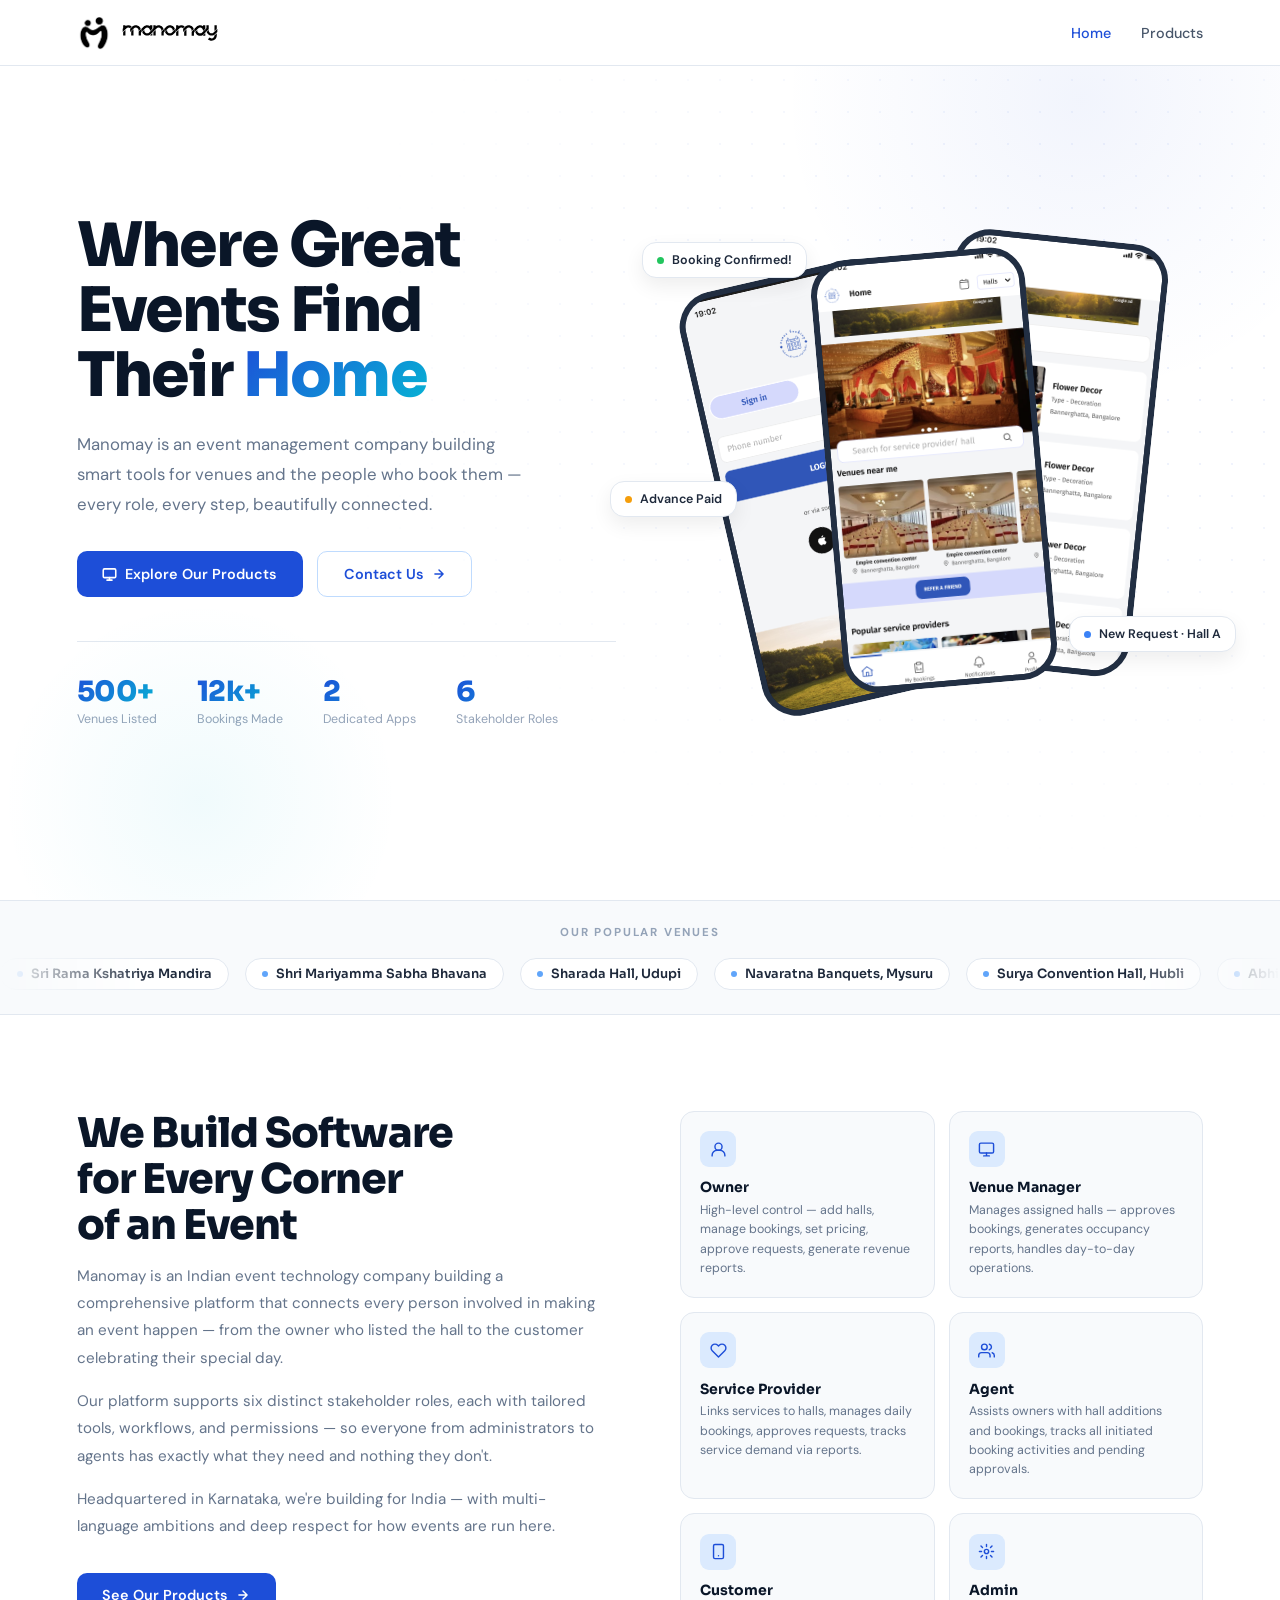
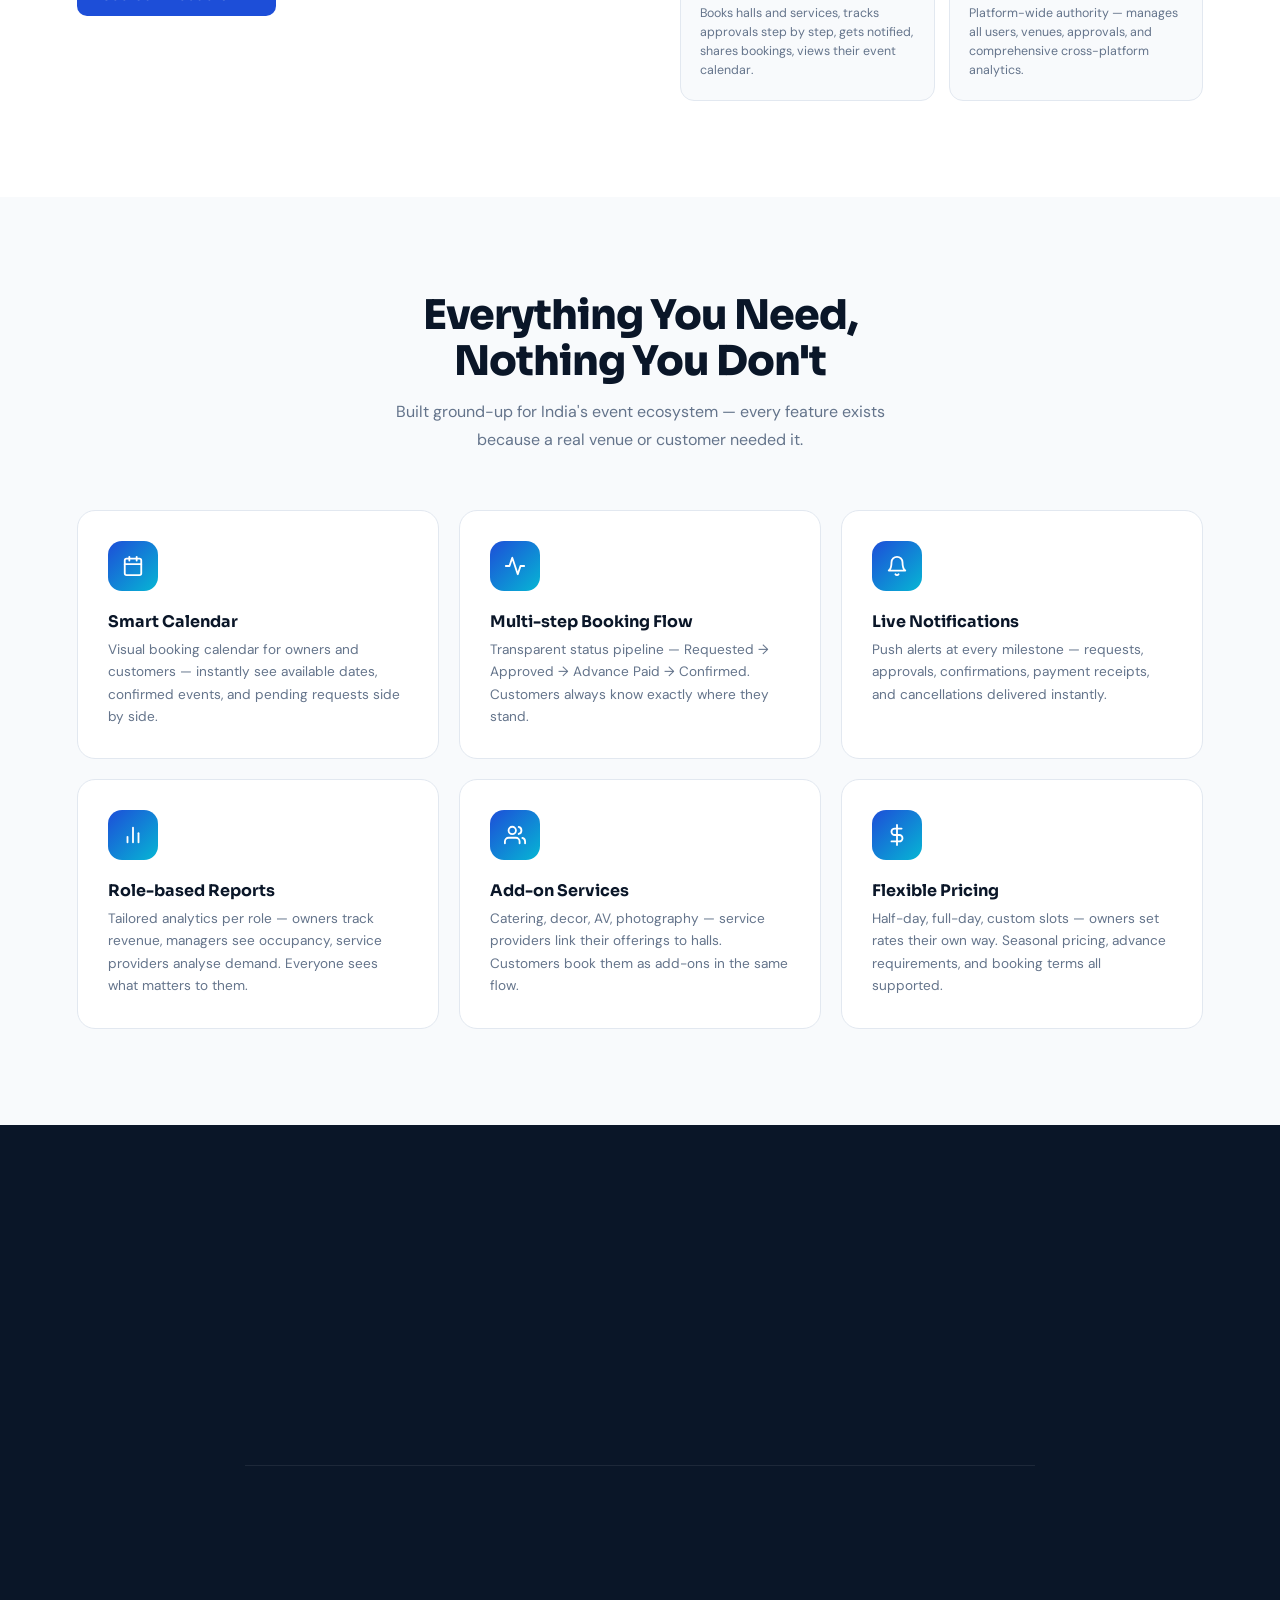
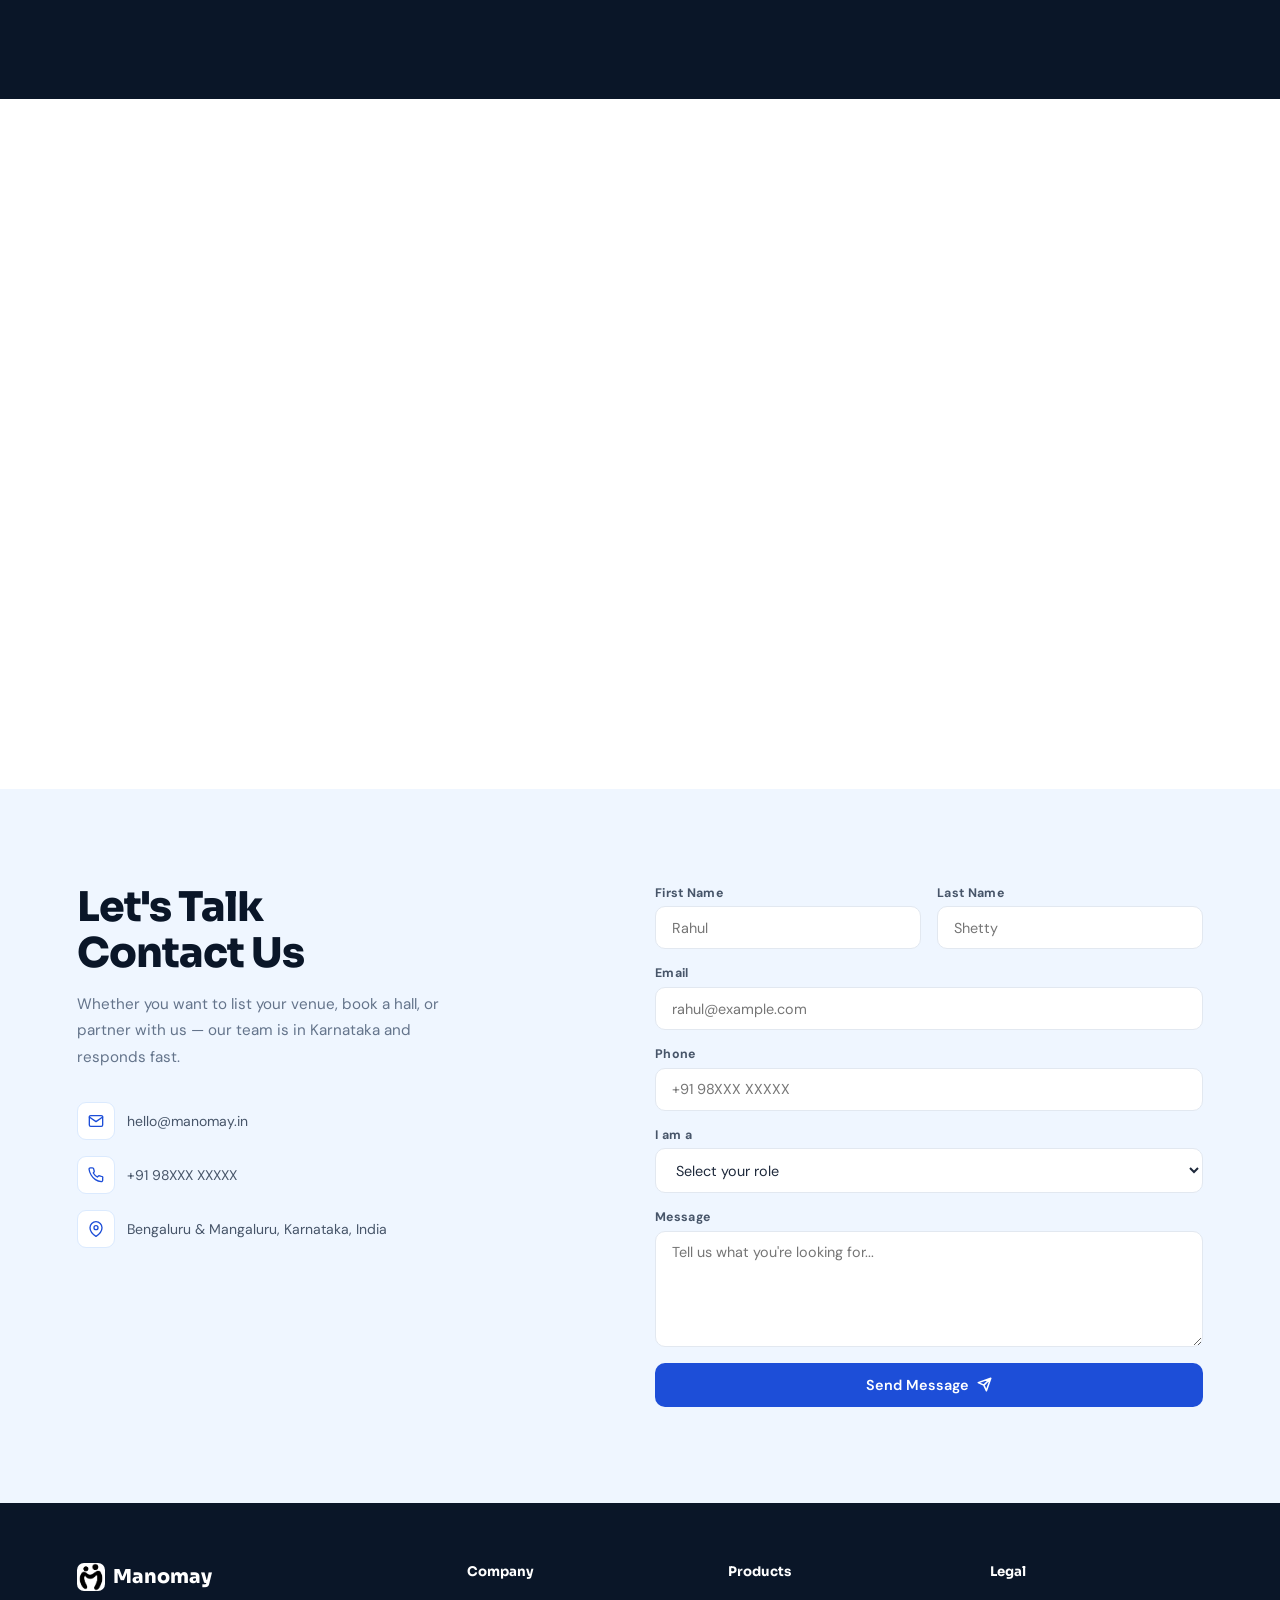
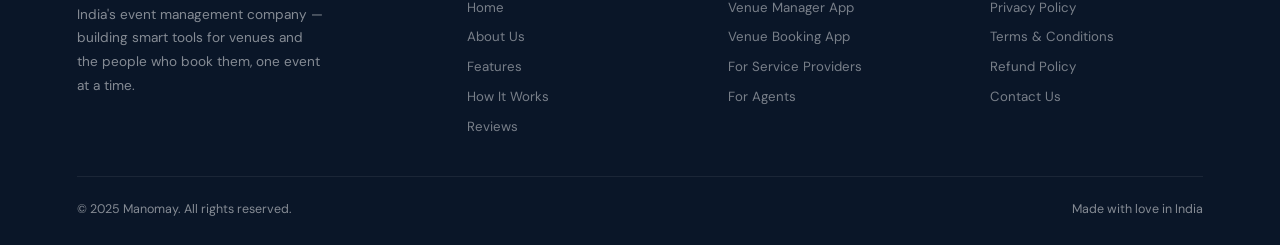
<file: index.html>
<!DOCTYPE html>
<html lang="en">
<head>
  <meta charset="UTF-8" />
  <meta name="viewport" content="width=device-width, initial-scale=1.0" />
  <title>Manomay — Where Events Come to Life</title>
  <link rel="preconnect" href="https://fonts.googleapis.com" />
  <link rel="preconnect" href="https://fonts.gstatic.com" crossorigin />
  <link href="https://fonts.googleapis.com/css2?family=Sora:wght@300;400;500;600;700;800&family=DM+Sans:ital,opsz,wght@0,9..40,300;0,9..40,400;0,9..40,500;1,9..40,300&display=swap" rel="stylesheet" />
  <link rel="stylesheet" href="styles.css" />
</head>
<body>

  <!-- ===== NAVBAR ===== -->
  <nav id="mainNav">
    <a href="index.html" class="nav-brand">
      <div class="logo-mark">
        <img src="images/Manomay-Image_Based_%20Logo.jpg" alt="Manomay Logo" />
      </div>
      <div class="logo-mark-image">
        <img src="images/Manomay-Text_Based_%20Logo.svg" alt="Manomay Logo" />
      </div>
    </a>
    <ul class="nav-links">
      <li><a href="index.html" class="active">Home</a></li>
      <li><a href="products.html">Products</a></li>
    </ul>
  </nav>


  <!-- ===== HERO ===== -->
  <section id="home">
    <div class="hero-blob hero-blob-1"></div>
    <div class="hero-blob hero-blob-2"></div>

    <div class="hero-content">
      <h1>
        Where Great<br>
        Events Find<br>
        Their <span class="grad-text">Home</span>
      </h1>

      <p>Manomay is an event management company building smart tools for venues and the people who book them — every role, every step, beautifully connected.</p>

      <div class="hero-btns">
        <a href="products.html" class="btn-primary">
          <svg viewBox="0 0 24 24" fill="none" stroke="currentColor" stroke-width="2.5" stroke-linecap="round" stroke-linejoin="round" style="width:15px;height:15px"><rect x="2" y="3" width="20" height="14" rx="2"/><path d="M8 21h8M12 17v4"/></svg>
          Explore Our Products
        </a>
        <a href="#contact" class="btn-outline">
          Contact Us
          <svg viewBox="0 0 24 24" fill="none" stroke="currentColor" stroke-width="2.5" stroke-linecap="round" stroke-linejoin="round" style="width:14px;height:14px"><path d="M5 12h14M12 5l7 7-7 7"/></svg>
        </a>
      </div>

      <div class="hero-stats">
        <div>
          <span class="stat-num">500+</span>
          <span class="stat-label">Venues Listed</span>
        </div>
        <div>
          <span class="stat-num">12k+</span>
          <span class="stat-label">Bookings Made</span>
        </div>
        <div>
          <span class="stat-num">2</span>
          <span class="stat-label">Dedicated Apps</span>
        </div>
        <div>
          <span class="stat-num">6</span>
          <span class="stat-label">Stakeholder Roles</span>
        </div>
      </div>
    </div>

    <!-- Phone cluster -->
    <div class="hero-phones">
      <div class="fbubble fb1">
        <span class="fb-dot" style="background:#22c55e"></span>
        Booking Confirmed!
      </div>
      <div class="fbubble fb2">
        <span class="fb-dot" style="background:#3b82f6"></span>
        New Request · Hall A
      </div>
      <div class="fbubble fb3">
        <span class="fb-dot" style="background:#f59e0b"></span>
        Advance Paid
      </div>

      <!-- PHONE LEFT (back) -->
      <div class="phone phone-l">
        <img src="images/sign in page.png" class="phone-screen" alt="Sign In Screen" />
      </div>

      <!-- PHONE CENTRE (front) -->
      <div class="phone phone-c">
        <img src="images/home page.png" class="phone-screen" alt="Home Screen" />
      </div>

      <!-- PHONE RIGHT -->
      <div class="phone phone-r">
        <img src="images/decor app page .png" class="phone-screen" alt="Decor App Screen" />
      </div>
    </div>
  </section>


  <!-- ===== MARQUEE / LOGO STRIP ===== -->
  <div class="marquee-section">
    <p class="marquee-label">Our popular venues</p>
    <div class="marquee-track">
      <div class="marquee-inner">
        <!-- Set 1 -->
        <span class="venue-pill"><span class="vp-dot"></span>Sri Rama Kshatriya Mandira</span>
        <span class="venue-pill"><span class="vp-dot"></span>Shri Mariyamma Sabha Bhavana</span>
        <span class="venue-pill"><span class="vp-dot"></span>Sharada Hall, Udupi</span>
        <span class="venue-pill"><span class="vp-dot"></span>Navaratna Banquets, Mysuru</span>
        <span class="venue-pill"><span class="vp-dot"></span>Surya Convention Hall, Hubli</span>
        <span class="venue-pill"><span class="vp-dot"></span>Abhiram Gardens, Dharwad</span>
        <span class="venue-pill"><span class="vp-dot"></span>Prestige Banquets, Bengaluru</span>
        <span class="venue-pill"><span class="vp-dot"></span>Karavali Kalyana Mantap, Udupi</span>
        <span class="venue-pill"><span class="vp-dot"></span>Sapphire Hall, Manipal</span>
        <span class="venue-pill"><span class="vp-dot"></span>Nandana Party Hall, Mysuru</span>
        <!-- Set 2 — duplicate for seamless loop -->
        <span class="venue-pill"><span class="vp-dot"></span>Sri Rama Kshatriya Mandira</span>
        <span class="venue-pill"><span class="vp-dot"></span>Shri Mariyamma Sabha Bhavana</span>
        <span class="venue-pill"><span class="vp-dot"></span>Sharada Hall, Udupi</span>
        <span class="venue-pill"><span class="vp-dot"></span>Navaratna Banquets, Mysuru</span>
        <span class="venue-pill"><span class="vp-dot"></span>Surya Convention Hall, Hubli</span>
        <span class="venue-pill"><span class="vp-dot"></span>Abhiram Gardens, Dharwad</span>
        <span class="venue-pill"><span class="vp-dot"></span>Prestige Banquets, Bengaluru</span>
        <span class="venue-pill"><span class="vp-dot"></span>Karavali Kalyana Mantap, Udupi</span>
        <span class="venue-pill"><span class="vp-dot"></span>Sapphire Hall, Manipal</span>
        <span class="venue-pill"><span class="vp-dot"></span>Nandana Party Hall, Mysuru</span>
      </div>
    </div>
  </div>


  <!-- ===== ABOUT ===== -->
  <section id="about">
    <div class="about-grid">
      <div class="fade-up">
        <h2 class="section-title">We Build Software<br>for Every Corner<br>of an Event</h2>
        <p style="color:var(--gray-500);line-height:1.8;margin-bottom:1rem;font-size:0.95rem;">Manomay is an Indian event technology company building a comprehensive platform that connects every person involved in making an event happen — from the owner who listed the hall to the customer celebrating their special day.</p>
        <p style="color:var(--gray-500);line-height:1.8;margin-bottom:1rem;font-size:0.95rem;">Our platform supports six distinct stakeholder roles, each with tailored tools, workflows, and permissions — so everyone from administrators to agents has exactly what they need and nothing they don't.</p>
        <p style="color:var(--gray-500);line-height:1.8;margin-bottom:2rem;font-size:0.95rem;">Headquartered in Karnataka, we're building for India — with multi-language ambitions and deep respect for how events are run here.</p>
        <a href="products.html" class="btn-primary">
          See Our Products
          <svg viewBox="0 0 24 24" fill="none" stroke="currentColor" stroke-width="2.5" stroke-linecap="round" stroke-linejoin="round" style="width:14px;height:14px"><path d="M5 12h14M12 5l7 7-7 7"/></svg>
        </a>
      </div>

      <div class="roles-grid">
        <div class="role-card fade-up" data-d="1">
          <div class="role-icon">
            <svg viewBox="0 0 24 24" fill="none" stroke="currentColor" stroke-width="2" stroke-linecap="round" stroke-linejoin="round"><circle cx="12" cy="8" r="5"/><path d="M3 21v-1a7 7 0 0 1 7-7h4a7 7 0 0 1 7 7v1"/></svg>
          </div>
          <h4>Owner</h4>
          <p>High-level control — add halls, manage bookings, set pricing, approve requests, generate revenue reports.</p>
        </div>
        <div class="role-card fade-up" data-d="2">
          <div class="role-icon">
            <svg viewBox="0 0 24 24" fill="none" stroke="currentColor" stroke-width="2" stroke-linecap="round" stroke-linejoin="round"><rect x="2" y="3" width="20" height="14" rx="2"/><path d="M8 21h8M12 17v4"/></svg>
          </div>
          <h4>Venue Manager</h4>
          <p>Manages assigned halls — approves bookings, generates occupancy reports, handles day-to-day operations.</p>
        </div>
        <div class="role-card fade-up" data-d="3">
          <div class="role-icon">
            <svg viewBox="0 0 24 24" fill="none" stroke="currentColor" stroke-width="2" stroke-linecap="round" stroke-linejoin="round"><path d="M20.84 4.61a5.5 5.5 0 0 0-7.78 0L12 5.67l-1.06-1.06a5.5 5.5 0 0 0-7.78 7.78l1.06 1.06L12 21.23l7.78-7.78 1.06-1.06a5.5 5.5 0 0 0 0-7.78z"/></svg>
          </div>
          <h4>Service Provider</h4>
          <p>Links services to halls, manages daily bookings, approves requests, tracks service demand via reports.</p>
        </div>
        <div class="role-card fade-up" data-d="4">
          <div class="role-icon">
            <svg viewBox="0 0 24 24" fill="none" stroke="currentColor" stroke-width="2" stroke-linecap="round" stroke-linejoin="round"><path d="M17 21v-2a4 4 0 0 0-4-4H5a4 4 0 0 0-4 4v2"/><circle cx="9" cy="7" r="4"/><path d="M23 21v-2a4 4 0 0 0-3-3.87M16 3.13a4 4 0 0 1 0 7.75"/></svg>
          </div>
          <h4>Agent</h4>
          <p>Assists owners with hall additions and bookings, tracks all initiated booking activities and pending approvals.</p>
        </div>
        <div class="role-card fade-up" data-d="5">
          <div class="role-icon">
            <svg viewBox="0 0 24 24" fill="none" stroke="currentColor" stroke-width="2" stroke-linecap="round" stroke-linejoin="round"><rect x="5" y="2" width="14" height="20" rx="2"/><line x1="12" y1="18" x2="12.01" y2="18"/></svg>
          </div>
          <h4>Customer</h4>
          <p>Books halls and services, tracks approvals step by step, gets notified, shares bookings, views their event calendar.</p>
        </div>
        <div class="role-card fade-up" data-d="6">
          <div class="role-icon">
            <svg viewBox="0 0 24 24" fill="none" stroke="currentColor" stroke-width="2" stroke-linecap="round" stroke-linejoin="round"><circle cx="12" cy="12" r="3"/><path d="M12 2v3M12 19v3M4.22 4.22l2.12 2.12M17.66 17.66l2.12 2.12M2 12h3M19 12h3M4.22 19.78l2.12-2.12M17.66 6.34l2.12-2.12"/></svg>
          </div>
          <h4>Admin</h4>
          <p>Platform-wide authority — manages all users, venues, approvals, and comprehensive cross-platform analytics.</p>
        </div>
      </div>
    </div>
  </section>


  <!-- ===== FEATURES ===== -->
  <section id="features">
    <div class="section-head c fade-up">
      <h2 class="section-title">Everything You Need,<br>Nothing You Don't</h2>
      <p class="section-sub">Built ground-up for India's event ecosystem — every feature exists because a real venue or customer needed it.</p>
    </div>

    <div class="features-grid">
      <div class="feat-card fade-up" data-d="1">
        <div class="feat-icon">
          <svg viewBox="0 0 24 24" fill="none" stroke="currentColor" stroke-width="2" stroke-linecap="round" stroke-linejoin="round"><rect x="3" y="4" width="18" height="18" rx="2"/><line x1="16" y1="2" x2="16" y2="6"/><line x1="8" y1="2" x2="8" y2="6"/><line x1="3" y1="10" x2="21" y2="10"/></svg>
        </div>
        <h3>Smart Calendar</h3>
        <p>Visual booking calendar for owners and customers — instantly see available dates, confirmed events, and pending requests side by side.</p>
      </div>
      <div class="feat-card fade-up" data-d="2">
        <div class="feat-icon">
          <svg viewBox="0 0 24 24" fill="none" stroke="currentColor" stroke-width="2" stroke-linecap="round" stroke-linejoin="round"><polyline points="22 12 18 12 15 21 9 3 6 12 2 12"/></svg>
        </div>
        <h3>Multi-step Booking Flow</h3>
        <p>Transparent status pipeline — Requested → Approved → Advance Paid → Confirmed. Customers always know exactly where they stand.</p>
      </div>
      <div class="feat-card fade-up" data-d="3">
        <div class="feat-icon">
          <svg viewBox="0 0 24 24" fill="none" stroke="currentColor" stroke-width="2" stroke-linecap="round" stroke-linejoin="round"><path d="M18 8A6 6 0 0 0 6 8c0 7-3 9-3 9h18s-3-2-3-9"/><path d="M13.73 21a2 2 0 0 1-3.46 0"/></svg>
        </div>
        <h3>Live Notifications</h3>
        <p>Push alerts at every milestone — requests, approvals, confirmations, payment receipts, and cancellations delivered instantly.</p>
      </div>
      <div class="feat-card fade-up" data-d="4">
        <div class="feat-icon">
          <svg viewBox="0 0 24 24" fill="none" stroke="currentColor" stroke-width="2" stroke-linecap="round" stroke-linejoin="round"><line x1="18" y1="20" x2="18" y2="10"/><line x1="12" y1="20" x2="12" y2="4"/><line x1="6" y1="20" x2="6" y2="14"/></svg>
        </div>
        <h3>Role-based Reports</h3>
        <p>Tailored analytics per role — owners track revenue, managers see occupancy, service providers analyse demand. Everyone sees what matters to them.</p>
      </div>
      <div class="feat-card fade-up" data-d="5">
        <div class="feat-icon">
          <svg viewBox="0 0 24 24" fill="none" stroke="currentColor" stroke-width="2" stroke-linecap="round" stroke-linejoin="round"><path d="M17 21v-2a4 4 0 0 0-4-4H5a4 4 0 0 0-4 4v2"/><circle cx="9" cy="7" r="4"/><path d="M23 21v-2a4 4 0 0 0-3-3.87M16 3.13a4 4 0 0 1 0 7.75"/></svg>
        </div>
        <h3>Add-on Services</h3>
        <p>Catering, decor, AV, photography — service providers link their offerings to halls. Customers book them as add-ons in the same flow.</p>
      </div>
      <div class="feat-card fade-up" data-d="6">
        <div class="feat-icon">
          <svg viewBox="0 0 24 24" fill="none" stroke="currentColor" stroke-width="2" stroke-linecap="round" stroke-linejoin="round"><line x1="12" y1="1" x2="12" y2="23"/><path d="M17 5H9.5a3.5 3.5 0 0 0 0 7h5a3.5 3.5 0 0 1 0 7H6"/></svg>
        </div>
        <h3>Flexible Pricing</h3>
        <p>Half-day, full-day, custom slots — owners set rates their own way. Seasonal pricing, advance requirements, and booking terms all supported.</p>
      </div>
    </div>
  </section>


  <!-- ===== HOW IT WORKS ===== -->
  <section id="how">
    <div class="section-head c fade-up">
      <h2 class="section-title">From Browse<br>to <span class="grad-text">Big Day</span></h2>
      <p class="section-sub" style="color:rgba(255,255,255,0.45);">The Manomay booking flow is simple, transparent, and built around your confidence at every step.</p>
    </div>

    <div class="steps-track">
      <div class="step fade-up" data-d="1">
        <div class="step-num">1</div>
        <h4>Discover Venues</h4>
        <p>Browse halls nearby, filter by city, capacity, date, and budget. See real photos, timings, and available services.</p>
      </div>
      <div class="step fade-up" data-d="2">
        <div class="step-num">2</div>
        <h4>Send a Request</h4>
        <p>Submit a booking request for your chosen date and slot. Add services if you need them. The owner reviews it.</p>
      </div>
      <div class="step fade-up" data-d="3">
        <div class="step-num">3</div>
        <h4>Get Approved</h4>
        <p>You get notified the moment you're approved. Pay the advance to lock your booking and move to confirmed.</p>
      </div>
      <div class="step fade-up" data-d="4">
        <div class="step-num">4</div>
        <h4>Celebrate!</h4>
        <p>Your event is locked in. Get reminders, share details with guests, and walk into your event stress-free.</p>
      </div>
    </div>
  </section>


  <!-- ===== REVIEWS ===== -->
  <section id="reviews">
    <div class="section-head c fade-up">
      <h2 class="section-title">Loved by Venues<br>Across Karnataka</h2>
      <p class="section-sub">Real feedback from the owners, managers, and customers who use Manomay every day.</p>
    </div>

    <div class="reviews-grid">
      <div class="review-card fade-up" data-d="1">
        <div class="stars">★★★★★</div>
        <p class="review-text">"Managing three halls used to mean endless WhatsApp threads and missed messages. Manomay centralised everything — approvals, payments, reports. My managers are finally relieved."</p>
        <div class="reviewer">
          <div class="r-avatar">RS</div>
          <div>
            <div class="r-name">Raghavendra Shetty</div>
            <div class="r-role">Hall Owner, Mangaluru</div>
          </div>
        </div>
      </div>
      <div class="review-card fade-up" data-d="2">
        <div class="stars">★★★★★</div>
        <p class="review-text">"I booked a wedding hall for my daughter in under 10 minutes. The step-by-step notifications gave me full confidence — I always knew exactly where the booking stood."</p>
        <div class="reviewer">
          <div class="r-avatar">PM</div>
          <div>
            <div class="r-name">Padmavathi Menon</div>
            <div class="r-role">Customer, Bengaluru</div>
          </div>
        </div>
      </div>
      <div class="review-card fade-up" data-d="3">
        <div class="stars">★★★★☆</div>
        <p class="review-text">"Being linked to multiple halls and managing our catering bookings from a single dashboard has genuinely doubled our efficiency. The reports alone are worth it."</p>
        <div class="reviewer">
          <div class="r-avatar">AK</div>
          <div>
            <div class="r-name">Ashwin Kumar</div>
            <div class="r-role">Catering Provider, Udupi</div>
          </div>
        </div>
      </div>
    </div>
  </section>


  <!-- ===== CONTACT ===== -->
  <section id="contact">
    <div class="contact-grid">
      <div class="fade-up">
        <h2 class="section-title">Let's Talk<br>Contact Us</h2>
        <p style="font-size:0.95rem;color:var(--gray-500);line-height:1.75;margin-bottom:2rem;max-width:380px;">Whether you want to list your venue, book a hall, or partner with us — our team is in Karnataka and responds fast.</p>

        <div class="cd-item">
          <div class="cd-icon">
            <svg viewBox="0 0 24 24" fill="none" stroke="currentColor" stroke-width="2" stroke-linecap="round" stroke-linejoin="round"><path d="M4 4h16c1.1 0 2 .9 2 2v12c0 1.1-.9 2-2 2H4c-1.1 0-2-.9-2-2V6c0-1.1.9-2 2-2z"/><polyline points="22,6 12,13 2,6"/></svg>
          </div>
          <span>hello@manomay.in</span>
        </div>
        <div class="cd-item">
          <div class="cd-icon">
            <svg viewBox="0 0 24 24" fill="none" stroke="currentColor" stroke-width="2" stroke-linecap="round" stroke-linejoin="round"><path d="M22 16.92v3a2 2 0 0 1-2.18 2 19.79 19.79 0 0 1-8.63-3.07A19.5 19.5 0 0 1 4.69 12 19.79 19.79 0 0 1 1.6 3.4 2 2 0 0 1 3.54 1.22h3a2 2 0 0 1 2 1.72c.127.96.361 1.903.7 2.81a2 2 0 0 1-.45 2.11L7.91 8.96a16 16 0 0 0 6.07 6.07l1.27-1.27a2 2 0 0 1 2.11-.45c.907.339 1.85.573 2.81.7A2 2 0 0 1 22 16.92z"/></svg>
          </div>
          <span>+91 98XXX XXXXX</span>
        </div>
        <div class="cd-item">
          <div class="cd-icon">
            <svg viewBox="0 0 24 24" fill="none" stroke="currentColor" stroke-width="2" stroke-linecap="round" stroke-linejoin="round"><path d="M21 10c0 7-9 13-9 13s-9-6-9-13a9 9 0 0 1 18 0z"/><circle cx="12" cy="10" r="3"/></svg>
          </div>
          <span>Bengaluru &amp; Mangaluru, Karnataka, India</span>
        </div>
      </div>

      <form class="contact-form fade-up" data-d="1" onsubmit="return false;">
        <div class="form-row">
          <div class="form-group">
            <label>First Name</label>
            <input type="text" placeholder="Rahul" />
          </div>
          <div class="form-group">
            <label>Last Name</label>
            <input type="text" placeholder="Shetty" />
          </div>
        </div>
        <div class="form-group">
          <label>Email</label>
          <input type="email" placeholder="rahul@example.com" />
        </div>
        <div class="form-group">
          <label>Phone</label>
          <input type="tel" placeholder="+91 98XXX XXXXX" />
        </div>
        <div class="form-group">
          <label>I am a</label>
          <select>
            <option value="">Select your role</option>
            <option>Customer — looking to book a venue</option>
            <option>Venue Owner</option>
            <option>Venue Manager</option>
            <option>Service Provider</option>
            <option>Agent</option>
            <option>Other</option>
          </select>
        </div>
        <div class="form-group">
          <label>Message</label>
          <textarea placeholder="Tell us what you're looking for..."></textarea>
        </div>
        <button type="submit" class="btn-primary" style="width:100%; justify-content:center;">
          Send Message
          <svg viewBox="0 0 24 24" fill="none" stroke="currentColor" stroke-width="2.5" stroke-linecap="round" stroke-linejoin="round" style="width:15px;height:15px"><path d="M22 2L11 13M22 2l-7 20-4-9-9-4 20-7z"/></svg>
        </button>
      </form>
    </div>
  </section>


  <!-- ===== FOOTER ===== -->
  <footer>
    <div class="footer-top">
      <div class="footer-brand">
        <div class="footer-brand-logo">
          <div class="logo-mark-sm">
            <img src="images/Manomay-Image_Based_%20Logo.png" alt="Manomay Logo" />
          </div>
          <span>Manomay</span>
        </div>
        <p>India's event management company — building smart tools for venues and the people who book them, one event at a time.</p>
      </div>
      <div class="footer-col">
        <h5>Company</h5>
        <ul>
          <li><a href="#home">Home</a></li>
          <li><a href="#about">About Us</a></li>
          <li><a href="#features">Features</a></li>
          <li><a href="#how">How It Works</a></li>
          <li><a href="#reviews">Reviews</a></li>
        </ul>
      </div>
      <div class="footer-col">
        <h5>Products</h5>
        <ul>
          <li><a href="products.html">Venue Manager App</a></li>
          <li><a href="products.html">Venue Booking App</a></li>
          <li><a href="products.html">For Service Providers</a></li>
          <li><a href="products.html">For Agents</a></li>
        </ul>
      </div>
      <div class="footer-col">
        <h5>Legal</h5>
        <ul>
          <li><a href="#">Privacy Policy</a></li>
          <li><a href="#">Terms &amp; Conditions</a></li>
          <li><a href="#">Refund Policy</a></li>
          <li><a href="#contact">Contact Us</a></li>
        </ul>
      </div>
    </div>
    <div class="footer-bottom">
      <span>&copy; 2025 Manomay. All rights reserved.</span>
      <span>Made with love in India</span>
    </div>
  </footer>


  <script>
    // Fade-up on scroll
    const io = new IntersectionObserver(entries => {
      entries.forEach(e => { if (e.isIntersecting) e.target.classList.add('in'); });
    }, { threshold: 0.1 });
    document.querySelectorAll('.fade-up').forEach(el => io.observe(el));

    // Nav scroll state
    const nav = document.getElementById('mainNav');
    const sections = document.querySelectorAll('section[id]');
    const navAs = document.querySelectorAll('.nav-links a[href^="#"]');

    window.addEventListener('scroll', () => {
      nav.classList.toggle('scrolled', window.scrollY > 20);
      let cur = '';
      sections.forEach(s => {
        if (window.scrollY >= s.offsetTop - 90) cur = s.getAttribute('id');
      });
      navAs.forEach(a => {
        a.classList.toggle('active', a.getAttribute('href') === '#' + cur);
      });
    });
  </script>

</body>
</html>
</file>
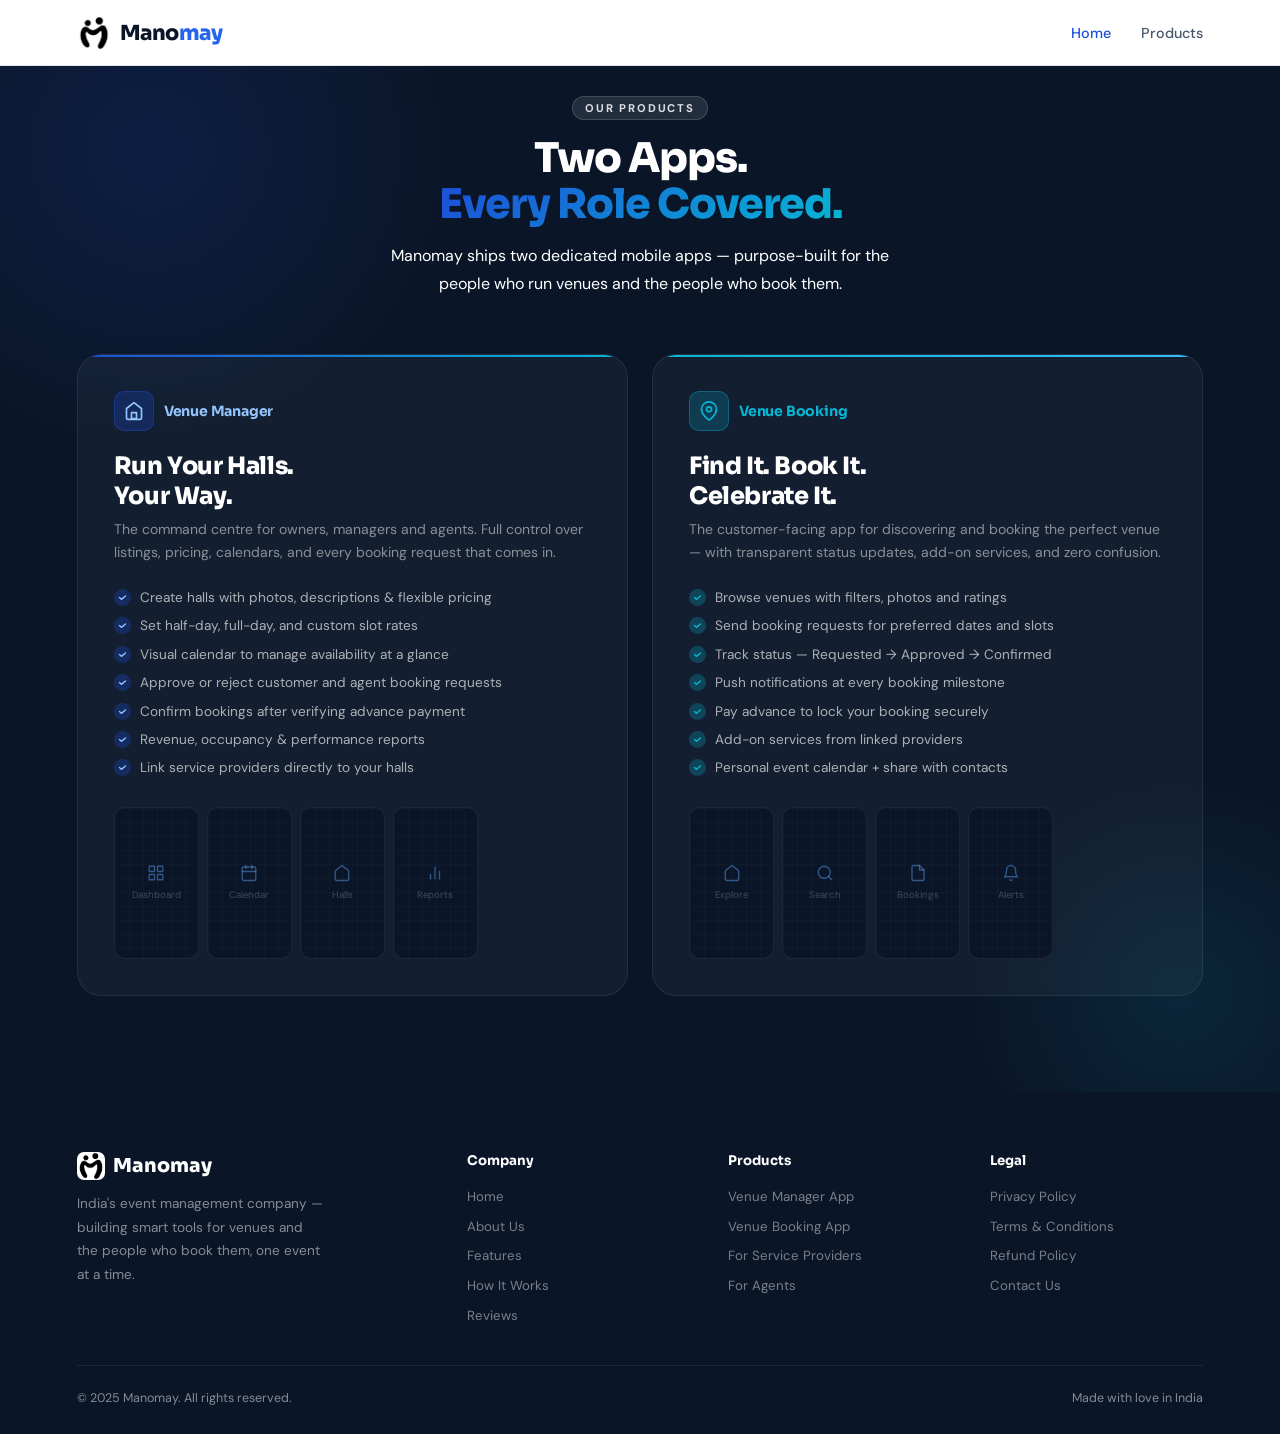
<file: products.html>
<!DOCTYPE html>
<html lang="en">
<head>
  <meta charset="UTF-8" />
  <meta name="viewport" content="width=device-width, initial-scale=1.0" />
  <title>Manomay — Products</title>
  <link rel="preconnect" href="https://fonts.googleapis.com" />
  <link rel="preconnect" href="https://fonts.gstatic.com" crossorigin />
  <link href="https://fonts.googleapis.com/css2?family=Sora:wght@300;400;500;600;700;800&family=DM+Sans:ital,opsz,wght@0,9..40,300;0,9..40,400;0,9..40,500;1,9..40,300&display=swap" rel="stylesheet" />
  <link rel="stylesheet" href="styles.css" />
</head>
<body>

 <nav id="mainNav">
    <a href="index.html" class="nav-brand">
      <div class="logo-mark">
        <img src="images/Manomay-Image_Based_%20Logo.jpg" alt="Manomay Logo" />
      </div>
      <span class="logo-text">Mano<span>may</span></span>
    </a>
    <ul class="nav-links">
      <li><a href="index.html" class="active">Home</a></li>
      <li><a href="products.html">Products</a></li>
    </ul>
  </nav>
  
  <section id="products">
    <div class="section-head c fade-up">
      <div class="section-tag tag-white">Our Products</div>
      <h2 class="section-title">Two Apps.<br><span class="grad-text">Every Role Covered.</span></h2>
      <p class="section-sub" style="color:rgb(255, 255, 255);">Manomay ships two dedicated mobile apps — purpose-built for the people who run venues and the people who book them.</p>
    </div>

    <div class="products-grid">

      <div class="product-card mgr fade-up" data-d="1">
        <div class="product-logo">
          <div class="product-logo-icon mgr">
            <svg viewBox="0 0 24 24" fill="none" stroke="currentColor" stroke-width="2" stroke-linecap="round" stroke-linejoin="round"><path d="M3 9l9-7 9 7v11a2 2 0 0 1-2 2H5a2 2 0 0 1-2-2z"/><rect x="9" y="14" width="6" height="7"/></svg>
          </div>
          <span class="product-name mgr">Venue Manager</span>
        </div>

        <h3>Run Your Halls.<br>Your Way.</h3>
        <p>The command centre for owners, managers and agents. Full control over listings, pricing, calendars, and every booking request that comes in.</p>

        <ul class="feat-list">
          <li>
            <span class="chk"><svg viewBox="0 0 12 12" fill="none" stroke="currentColor" stroke-width="1.8" stroke-linecap="round" stroke-linejoin="round"><path d="M2 6l2.5 2.5L10 4"/></svg></span>
            Create halls with photos, descriptions &amp; flexible pricing
          </li>
          <li>
            <span class="chk"><svg viewBox="0 0 12 12" fill="none" stroke="currentColor" stroke-width="1.8" stroke-linecap="round" stroke-linejoin="round"><path d="M2 6l2.5 2.5L10 4"/></svg></span>
            Set half-day, full-day, and custom slot rates
          </li>
          <li>
            <span class="chk"><svg viewBox="0 0 12 12" fill="none" stroke="currentColor" stroke-width="1.8" stroke-linecap="round" stroke-linejoin="round"><path d="M2 6l2.5 2.5L10 4"/></svg></span>
            Visual calendar to manage availability at a glance
          </li>
          <li>
            <span class="chk"><svg viewBox="0 0 12 12" fill="none" stroke="currentColor" stroke-width="1.8" stroke-linecap="round" stroke-linejoin="round"><path d="M2 6l2.5 2.5L10 4"/></svg></span>
            Approve or reject customer and agent booking requests
          </li>
          <li>
            <span class="chk"><svg viewBox="0 0 12 12" fill="none" stroke="currentColor" stroke-width="1.8" stroke-linecap="round" stroke-linejoin="round"><path d="M2 6l2.5 2.5L10 4"/></svg></span>
            Confirm bookings after verifying advance payment
          </li>
          <li>
            <span class="chk"><svg viewBox="0 0 12 12" fill="none" stroke="currentColor" stroke-width="1.8" stroke-linecap="round" stroke-linejoin="round"><path d="M2 6l2.5 2.5L10 4"/></svg></span>
            Revenue, occupancy &amp; performance reports
          </li>
          <li>
            <span class="chk"><svg viewBox="0 0 12 12" fill="none" stroke="currentColor" stroke-width="1.8" stroke-linecap="round" stroke-linejoin="round"><path d="M2 6l2.5 2.5L10 4"/></svg></span>
            Link service providers directly to your halls
          </li>
        </ul>

        <div class="ss-strip">
          <div class="ss-thumb">
            <div class="ss-ph">
              <svg viewBox="0 0 24 24" fill="none" stroke="currentColor" stroke-width="1.8" stroke-linecap="round" stroke-linejoin="round"><rect x="3" y="3" width="7" height="7"/><rect x="14" y="3" width="7" height="7"/><rect x="14" y="14" width="7" height="7"/><rect x="3" y="14" width="7" height="7"/></svg>
              <span>Dashboard</span>
            </div>
          </div>
          <div class="ss-thumb">
            <div class="ss-ph">
              <svg viewBox="0 0 24 24" fill="none" stroke="currentColor" stroke-width="1.8" stroke-linecap="round" stroke-linejoin="round"><rect x="3" y="4" width="18" height="18" rx="2"/><line x1="16" y1="2" x2="16" y2="6"/><line x1="8" y1="2" x2="8" y2="6"/><line x1="3" y1="10" x2="21" y2="10"/></svg>
              <span>Calendar</span>
            </div>
          </div>
          <div class="ss-thumb">
            <div class="ss-ph">
              <svg viewBox="0 0 24 24" fill="none" stroke="currentColor" stroke-width="1.8" stroke-linecap="round" stroke-linejoin="round"><path d="M3 9l9-7 9 7v11a2 2 0 0 1-2 2H5a2 2 0 0 1-2-2z"/></svg>
              <span>Halls</span>
            </div>
          </div>
          <div class="ss-thumb">
            <div class="ss-ph">
              <svg viewBox="0 0 24 24" fill="none" stroke="currentColor" stroke-width="1.8" stroke-linecap="round" stroke-linejoin="round"><line x1="18" y1="20" x2="18" y2="10"/><line x1="12" y1="20" x2="12" y2="4"/><line x1="6" y1="20" x2="6" y2="14"/></svg>
              <span>Reports</span>
            </div>
          </div>
        </div>
      </div>

      <div class="product-card cust fade-up" data-d="2">
        <div class="product-logo">
          <div class="product-logo-icon cust">
            <svg viewBox="0 0 24 24" fill="none" stroke="currentColor" stroke-width="2" stroke-linecap="round" stroke-linejoin="round"><path d="M21 10c0 7-9 13-9 13s-9-6-9-13a9 9 0 0 1 18 0z"/><circle cx="12" cy="10" r="3"/></svg>
          </div>
          <span class="product-name cust">Venue Booking</span>
        </div>

        <h3>Find It. Book It.<br>Celebrate It.</h3>
        <p>The customer-facing app for discovering and booking the perfect venue — with transparent status updates, add-on services, and zero confusion.</p>

        <ul class="feat-list cust">
          <li>
            <span class="chk"><svg viewBox="0 0 12 12" fill="none" stroke="currentColor" stroke-width="1.8" stroke-linecap="round" stroke-linejoin="round"><path d="M2 6l2.5 2.5L10 4"/></svg></span>
            Browse venues with filters, photos and ratings
          </li>
          <li>
            <span class="chk"><svg viewBox="0 0 12 12" fill="none" stroke="currentColor" stroke-width="1.8" stroke-linecap="round" stroke-linejoin="round"><path d="M2 6l2.5 2.5L10 4"/></svg></span>
            Send booking requests for preferred dates and slots
          </li>
          <li>
            <span class="chk"><svg viewBox="0 0 12 12" fill="none" stroke="currentColor" stroke-width="1.8" stroke-linecap="round" stroke-linejoin="round"><path d="M2 6l2.5 2.5L10 4"/></svg></span>
            Track status — Requested → Approved → Confirmed
          </li>
          <li>
            <span class="chk"><svg viewBox="0 0 12 12" fill="none" stroke="currentColor" stroke-width="1.8" stroke-linecap="round" stroke-linejoin="round"><path d="M2 6l2.5 2.5L10 4"/></svg></span>
            Push notifications at every booking milestone
          </li>
          <li>
            <span class="chk"><svg viewBox="0 0 12 12" fill="none" stroke="currentColor" stroke-width="1.8" stroke-linecap="round" stroke-linejoin="round"><path d="M2 6l2.5 2.5L10 4"/></svg></span>
            Pay advance to lock your booking securely
          </li>
          <li>
            <span class="chk"><svg viewBox="0 0 12 12" fill="none" stroke="currentColor" stroke-width="1.8" stroke-linecap="round" stroke-linejoin="round"><path d="M2 6l2.5 2.5L10 4"/></svg></span>
            Add-on services from linked providers
          </li>
          <li>
            <span class="chk"><svg viewBox="0 0 12 12" fill="none" stroke="currentColor" stroke-width="1.8" stroke-linecap="round" stroke-linejoin="round"><path d="M2 6l2.5 2.5L10 4"/></svg></span>
            Personal event calendar + share with contacts
          </li>
        </ul>

        <div class="ss-strip">
          <div class="ss-thumb">
            <div class="ss-ph">
              <svg viewBox="0 0 24 24" fill="none" stroke="currentColor" stroke-width="1.8" stroke-linecap="round" stroke-linejoin="round"><path d="M3 9l9-7 9 7v11a2 2 0 0 1-2 2H5a2 2 0 0 1-2-2z"/></svg>
              <span>Explore</span>
            </div>
          </div>
          <div class="ss-thumb">
            <div class="ss-ph">
              <svg viewBox="0 0 24 24" fill="none" stroke="currentColor" stroke-width="1.8" stroke-linecap="round" stroke-linejoin="round"><circle cx="11" cy="11" r="8"/><line x1="21" y1="21" x2="16.65" y2="16.65"/></svg>
              <span>Search</span>
            </div>
          </div>
          <div class="ss-thumb">
            <div class="ss-ph">
              <svg viewBox="0 0 24 24" fill="none" stroke="currentColor" stroke-width="1.8" stroke-linecap="round" stroke-linejoin="round"><path d="M14 2H6a2 2 0 0 0-2 2v16a2 2 0 0 0 2 2h12a2 2 0 0 0 2-2V8z"/><polyline points="14 2 14 8 20 8"/></svg>
              <span>Bookings</span>
            </div>
          </div>
          <div class="ss-thumb">
            <div class="ss-ph">
              <svg viewBox="0 0 24 24" fill="none" stroke="currentColor" stroke-width="1.8" stroke-linecap="round" stroke-linejoin="round"><path d="M18 8A6 6 0 0 0 6 8c0 7-3 9-3 9h18s-3-2-3-9"/><path d="M13.73 21a2 2 0 0 1-3.46 0"/></svg>
              <span>Alerts</span>
            </div>
          </div>
        </div>
      </div>

    </div>
  </section>

  <footer>
    <div class="footer-top">
      <div class="footer-brand">
        <div class="footer-brand-logo">
          <div class="logo-mark-sm">
            <img src="images/Manomay-Image_Based_%20Logo.png" alt="Manomay Logo" />
          </div>
          <span>Manomay</span>
        </div>
        <p>India's event management company — building smart tools for venues and the people who book them, one event at a time.</p>
      </div>
      <div class="footer-col">
        <h5>Company</h5>
        <ul>
          <li><a href="index.html">Home</a></li>
          <li><a href="index.html#about">About Us</a></li>
          <li><a href="index.html#features">Features</a></li>
          <li><a href="index.html#how">How It Works</a></li>
          <li><a href="index.html#reviews">Reviews</a></li>
        </ul>
      </div>
      <div class="footer-col">
        <h5>Products</h5>
        <ul>
          <li><a href="products.html">Venue Manager App</a></li>
          <li><a href="products.html">Venue Booking App</a></li>
          <li><a href="products.html">For Service Providers</a></li>
          <li><a href="products.html">For Agents</a></li>
        </ul>
      </div>
      <div class="footer-col">
        <h5>Legal</h5>
        <ul>
          <li><a href="#">Privacy Policy</a></li>
          <li><a href="#">Terms &amp; Conditions</a></li>
          <li><a href="#">Refund Policy</a></li>
          <li><a href="index.html#contact">Contact Us</a></li>
        </ul>
      </div>
    </div>
    <div class="footer-bottom">
      <span>&copy; 2025 Manomay. All rights reserved.</span>
      <span>Made with love in India</span>
    </div>
  </footer>

  <script>
    const io = new IntersectionObserver(entries => {
      entries.forEach(e => { if (e.isIntersecting) e.target.classList.add('in'); });
    }, { threshold: 0.1 });
    document.querySelectorAll('.fade-up').forEach(el => io.observe(el));

    const nav = document.getElementById('mainNav');
    window.addEventListener('scroll', () => {
      nav.classList.toggle('scrolled', window.scrollY > 20);
    });
  </script>

</body>
</html>
</file>
<file: styles.css>
*, *::before, *::after { box-sizing: border-box; margin: 0; padding: 0; }

:root {
  --blue-50:  #eff6ff;
  --blue-100: #dbeafe;
  --blue-200: #bfdbfe;
  --blue-300: #93c5fd;
  --blue-400: #60a5fa;
  --blue-500: #3b82f6;
  --blue-600: #2563eb;
  --blue-700: #1d4ed8;
  --blue-800: #1e40af;
  --blue-900: #0f2051;
  --cyan:     #06b6d4;
  --cyan-light:#cffafe;
  --navy:     #0a1628;
  --white:    #ffffff;
  --gray-50:  #f8fafc;
  --gray-100: #f1f5f9;
  --gray-200: #e2e8f0;
  --gray-300: #cbd5e1;
  --gray-400: #94a3b8;
  --gray-500: #64748b;
  --gray-600: #475569;
  --gray-800: #1e293b;
  --grad: linear-gradient(135deg, var(--blue-700), var(--cyan));
}

html { scroll-behavior: smooth; }
body {
  font-family: 'DM Sans', sans-serif;
  color: var(--gray-800);
  background: var(--white);
  overflow-x: hidden;
}
h1,h2,h3,h4,h5 { font-family: 'Sora', sans-serif; }

.grad-text {
  background: var(--grad);
  -webkit-background-clip: text;
  -webkit-text-fill-color: transparent;
  background-clip: text;
}

/* ===== NAV ===== */
nav {
  position: fixed;
  top: 0; left: 0; right: 0;
  z-index: 1000;
  height: 66px;
  display: flex;
  align-items: center;
  justify-content: space-between;
  padding: 0 6%;
  background: white;
  backdrop-filter: blur(16px);
  -webkit-backdrop-filter: blur(16px);
  border-bottom: 1px solid var(--gray-200);
  transition: box-shadow 0.3s;
}
nav.scrolled { box-shadow: 0 4px 24px rgba(0,0,0,0.06); }

.nav-brand {
  display: flex;
  align-items: center;
  gap: 9px;
  text-decoration: none;
}

/* Logo mark */
.logo-mark {
  width: 34px; height: 34px;
  background: white;
  border-radius: 9px;
  display: flex;
  align-items: center;
  justify-content: center;
  flex-shrink: 0;
  overflow: hidden;
}

.logo-mark-image {
  width: 100px; height: 60px;
  background: white;
  border-radius: 9px;
  display: flex;
  align-items: center;
  justify-content: center;
  flex-shrink: 0;
  overflow: hidden;
}

.logo-mark-image svg { width: 18px; height: 18px; color: white; }
.logo-mark-image img { width: 100%; height: 100%; object-fit: fill; }

.logo-mark svg { width: 18px; height: 18px; color: white; }
.logo-mark img { width: 100%; height: 100%; object-fit: cover; }

.logo-text {
  font-family: 'Sora', sans-serif;
  font-weight: 800;
  font-size: 1.3rem;
  color: var(--navy);
  letter-spacing: -0.5px;
}
.logo-text span { color: var(--blue-600); }

.nav-links {
  display: flex;
  list-style: none;
  gap: 1.875rem;
  align-items: center;
}
.nav-links a {
  font-family: 'DM Sans', sans-serif;
  font-size: 0.9rem;
  font-weight: 500;
  color: var(--gray-600);
  text-decoration: none;
  transition: color 0.2s;
}
.nav-links a:hover, .nav-links a.active { color: var(--blue-700); }

.btn-nav {
  background: var(--blue-700);
  color: white;
  padding: 0.5rem 1.15rem;
  border-radius: 8px;
  font-family: 'DM Sans', sans-serif;
  font-weight: 600;
  font-size: 0.85rem;
  text-decoration: none;
  transition: background 0.2s, transform 0.2s;
}
.btn-nav:hover { background: var(--blue-800); transform: translateY(-1px); }

/* ===== SHARED ===== */
section { padding: 96px 6%; }

.section-tag {
  display: inline-block;
  font-size: 0.7rem;
  font-weight: 700;
  letter-spacing: 1.8px;
  text-transform: uppercase;
  padding: 4px 12px;
  border-radius: 999px;
  margin-bottom: 1rem;
}
.tag-blue { color: var(--blue-600); background: var(--blue-50); border: 1px solid var(--blue-100); }
.tag-white { color: rgba(255,255,255,0.85); background: rgba(255,255,255,0.1); border: 1px solid rgba(255,255,255,0.15); }
.tag-cyan  { color: #0e7490; background: #ecfeff; border: 1px solid #a5f3fc; }

.section-title {
  font-size: clamp(1.9rem, 3.2vw, 2.65rem);
  font-weight: 800;
  color: var(--navy);
  letter-spacing: -1px;
  line-height: 1.12;
  margin-bottom: 0.875rem;
}
.section-sub {
  font-size: 1rem;
  color: var(--gray-500);
  line-height: 1.75;
  max-width: 540px;
}
.section-head { margin-bottom: 3.5rem; }
.section-head.c { text-align: center; }
.section-head.c .section-sub { margin: 0 auto; }

.btn-primary {
  background: var(--blue-700);
  color: white;
  padding: 0.8rem 1.6rem;
  border-radius: 10px;
  font-family: 'DM Sans', sans-serif;
  font-weight: 600;
  font-size: 0.9rem;
  text-decoration: none;
  border: none;
  cursor: pointer;
  display: inline-flex;
  align-items: center;
  gap: 8px;
  transition: background 0.2s, transform 0.2s, box-shadow 0.2s;
}
.btn-primary:hover {
  background: var(--blue-800);
  transform: translateY(-2px);
  box-shadow: 0 8px 24px rgba(29,78,216,0.3);
}
.btn-outline {
  background: white;
  color: var(--blue-700);
  padding: 0.8rem 1.6rem;
  border-radius: 10px;
  font-family: 'DM Sans', sans-serif;
  font-weight: 600;
  font-size: 0.9rem;
  text-decoration: none;
  border: 1.5px solid var(--blue-200);
  display: inline-flex;
  align-items: center;
  gap: 8px;
  transition: border-color 0.2s, transform 0.2s;
}
.btn-outline:hover { border-color: var(--blue-500); transform: translateY(-2px); }

/* ===== HERO ===== */
#home {
  min-height: 100vh;
  padding: 110px 6% 70px;
  display: grid;
  grid-template-columns: 1fr 1fr;
  gap: 3rem;
  align-items: center;
  position: relative;
  overflow: hidden;
  background: white;
}

/* big radial glow blobs */
.hero-blob {
  position: absolute;
  border-radius: 50%;
  pointer-events: none;
}
.hero-blob-1 {
  width: 600px; height: 600px;
  top: -200px; right: -100px;
  background: radial-gradient(circle, rgba(29,78,216,0.06) 0%, transparent 70%);
}
.hero-blob-2 {
  width: 400px; height: 400px;
  bottom: -100px; left: 0;
  background: radial-gradient(circle, rgba(6,182,212,0.06) 0%, transparent 70%);
}
/* dot grid pattern */
#home::before {
  content: '';
  position: absolute;
  inset: 0;
  background-image: radial-gradient(circle, rgba(29,78,216,0.08) 1px, transparent 1px);
  background-size: 32px 32px;
  pointer-events: none;
  mask-image: radial-gradient(ellipse 70% 70% at 80% 40%, black 20%, transparent 80%);
}

.hero-eyebrow {
  display: inline-flex;
  align-items: center;
  gap: 8px;
  background: var(--blue-50);
  border: 1px solid var(--blue-200);
  padding: 5px 14px;
  border-radius: 999px;
  font-size: 0.78rem;
  font-weight: 700;
  color: var(--blue-700);
  letter-spacing: 0.6px;
  text-transform: uppercase;
  margin-bottom: 1.5rem;
}
.hero-eyebrow .pulse {
  width: 7px; height: 7px;
  border-radius: 50%;
  background: var(--cyan);
  animation: pulseAnim 2s ease-in-out infinite;
}
@keyframes pulseAnim {
  0%,100% { transform: scale(1); opacity: 1; }
  50% { transform: scale(0.7); opacity: 0.5; }
}

.hero-content h1 {
  font-size: clamp(2.8rem, 4.8vw, 4rem);
  font-weight: 800;
  line-height: 1.06;
  color: var(--navy);
  letter-spacing: -1.8px;
  margin-bottom: 1.25rem;
}

.hero-content p {
  font-size: 1.05rem;
  color: var(--gray-500);
  line-height: 1.8;
  max-width: 460px;
  margin-bottom: 2rem;
}

.hero-btns { display: flex; gap: 0.875rem; flex-wrap: wrap; margin-bottom: 2.75rem; }

/* Product mini-badges inside CTA area */
.product-badges {
  display: flex;
  gap: 0.75rem;
  margin-bottom: 2rem;
  flex-wrap: wrap;
}
.p-badge {
  display: inline-flex;
  align-items: center;
  gap: 6px;
  padding: 5px 12px;
  border-radius: 999px;
  font-size: 0.78rem;
  font-weight: 600;
}
.p-badge.mgr {
  background: var(--blue-50);
  color: var(--blue-800);
  border: 1px solid var(--blue-200);
}
.p-badge.cust {
  background: #ecfeff;
  color: #0e7490;
  border: 1px solid #a5f3fc;
}
.p-badge .dot { width: 6px; height: 6px; border-radius: 50%; }

.hero-stats {
  display: flex;
  gap: 2.5rem;
  padding-top: 2rem;
  border-top: 1px solid var(--gray-200);
}
.stat-num {
  font-family: 'Sora', sans-serif;
  font-weight: 800;
  font-size: 1.75rem;
  display: block;
  letter-spacing: -0.5px;
  background: var(--grad);
  -webkit-background-clip: text;
  -webkit-text-fill-color: transparent;
  background-clip: text;
}
.stat-label { font-size: 0.78rem; color: var(--gray-400); display: block; margin-top: 2px; }

/* Phone cluster */
.hero-phones {
  position: relative;
  height: 570px;
}
.phone {
  position: absolute;
  width: 215px; height: 434px;
  background: #0c1a30;
  border-radius: 36px;
  border: 6px solid rgba(255,255,255,0.09);
  overflow: hidden;
  transition: transform 0.4s ease;
}
.phone::before {
  content: '';
  position: absolute;
  top: 13px; left: 50%;
  transform: translateX(-50%);
  width: 66px; height: 6px;
  background: rgba(255,255,255,0.12);
  border-radius: 999px;
  z-index: 10;
}
.phone-screen { width: 100%; height: 100%; object-fit: cover; display: block; }
.ph-placeholder {
  width: 100%; height: 100%;
  display: flex;
  flex-direction: column;
  align-items: center;
  justify-content: center;
  gap: 10px;
  padding: 1rem;
  text-align: center;
  background-image: linear-gradient(rgba(255,255,255,0.025) 1px, transparent 1px),
                    linear-gradient(90deg, rgba(255,255,255,0.025) 1px, transparent 1px);
  background-size: 18px 18px;
}
.ph-icon {
  width: 44px; height: 44px;
  background: rgba(29,78,216,0.18);
  border: 1px solid rgba(59,130,246,0.3);
  border-radius: 12px;
  display: flex; align-items: center; justify-content: center;
}
.ph-icon svg { width: 20px; height: 20px; color: #60a5fa; }
.ph-label { font-family: 'DM Sans', sans-serif; font-size: 0.72rem; color: rgba(255,255,255,0.4); font-weight: 500; }
.ph-hint  { font-size: 0.6rem; color: rgba(255,255,255,0.18); font-family: 'DM Sans', sans-serif; }

.phone-c { left: 50%; top: 50%; transform: translate(-50%, -50%) rotate(-5deg); z-index: 2; }
.phone-r { left: calc(50% + 108px); top: 50%; transform: translate(-50%, -54%) rotate(6deg); z-index: 1; }
.phone-l { left: calc(50% - 108px); top: 50%; transform: translate(-50%, -46%) rotate(-13deg); z-index: 0; }

.hero-phones:hover .phone-c { transform: translate(-50%, -52%) rotate(-4deg); }
.hero-phones:hover .phone-r { transform: translate(-50%, -56%) rotate(5deg); }
.hero-phones:hover .phone-l { transform: translate(-50%, -48%) rotate(-12deg); }

/* Floating info bubbles */
.fbubble {
  position: absolute;
  background: white;
  border: 1px solid var(--gray-200);
  border-radius: 14px;
  padding: 9px 14px;
  display: flex;
  align-items: center;
  gap: 8px;
  font-family: 'DM Sans', sans-serif;
  font-size: 0.78rem;
  font-weight: 600;
  color: var(--gray-800);
  z-index: 20;
  white-space: nowrap;
  box-shadow: 0 8px 20px rgba(0,0,0,0.07);
}
.fb-dot { width: 7px; height: 7px; border-radius: 50%; flex-shrink: 0; }
.fb1 { top: 10%; left: -4%; animation: floatUp 4s ease-in-out infinite; }
.fb2 { bottom: 18%; right: -6%; animation: floatUp 4.5s ease-in-out infinite; animation-delay: 1.5s; }
.fb3 { top: 52%; left: -10%; animation: floatUp 3.8s ease-in-out infinite; animation-delay: 0.8s; }
@keyframes floatUp {
  0%,100% { transform: translateY(0); }
  50% { transform: translateY(-10px); }
}

/* ===== MARQUEE / LOGO STRIP ===== */
.marquee-section {
  background: var(--gray-50);
  border-top: 1px solid var(--gray-200);
  border-bottom: 1px solid var(--gray-200);
  padding: 24px 0;
  overflow: hidden;
}
.marquee-label {
  text-align: center;
  font-size: 0.72rem;
  font-weight: 700;
  letter-spacing: 1.8px;
  text-transform: uppercase;
  color: var(--gray-400);
  margin-bottom: 18px;
}
.marquee-track {
  overflow: hidden;
  -webkit-mask: linear-gradient(90deg, transparent 0%, black 12%, black 88%, transparent 100%);
  mask: linear-gradient(90deg, transparent 0%, black 12%, black 88%, transparent 100%);
}
.marquee-inner {
  display: flex;
  gap: 1rem;
  width: max-content;
  animation: scrollLeft 35s linear infinite;
}
.marquee-inner:hover { animation-play-state: paused; }
@keyframes scrollLeft {
  0%   { transform: translateX(0); }
  100% { transform: translateX(-50%); }
}
.venue-pill {
  display: inline-flex;
  align-items: center;
  gap: 8px;
  background: white;
  border: 1px solid var(--gray-200);
  border-radius: 999px;
  padding: 7px 16px;
  font-family: 'Sora', sans-serif;
  font-size: 0.8rem;
  font-weight: 600;
  color: var(--gray-800);
  white-space: nowrap;
  flex-shrink: 0;
}
.venue-pill .vp-dot {
  width: 6px; height: 6px;
  border-radius: 50%;
  background: var(--blue-400);
  flex-shrink: 0;
}

/* ===== ABOUT ===== */
#about { background: white; }

.about-grid {
  display: grid;
  grid-template-columns: 1fr 1fr;
  gap: 5rem;
  align-items: start;
}
.about-text p {
  font-size: 0.95rem;
  color: var(--gray-500);
  line-height: 1.8;
  margin-bottom: 1rem;
}

.roles-grid {
  display: grid;
  grid-template-columns: 1fr 1fr;
  gap: 0.875rem;
}
.role-card {
  background: var(--gray-50);
  border: 1px solid var(--gray-200);
  border-radius: 14px;
  padding: 1.2rem;
  transition: all 0.22s;
  cursor: default;
}
.role-card:hover {
  border-color: var(--blue-300);
  background: var(--blue-50);
  transform: translateY(-3px);
}
.role-icon {
  width: 36px; height: 36px;
  background: var(--blue-100);
  border-radius: 9px;
  display: flex; align-items: center; justify-content: center;
  margin-bottom: 0.7rem;
}
.role-icon svg { width: 17px; height: 17px; color: var(--blue-700); }
.role-card h4 { font-size: 0.875rem; font-weight: 700; color: var(--navy); margin-bottom: 0.3rem; }
.role-card p  { font-size: 0.775rem; color: var(--gray-500); line-height: 1.55; }

/* ===== PRODUCTS ===== */
#products {
  background: var(--navy);
  position: relative;
  overflow: hidden;
}

#products::before {
  content: '';
  position: absolute;
  top: -200px; left: -200px;
  width: 700px; height: 700px;
  background: radial-gradient(circle, rgba(29,78,216,0.15) 0%, transparent 60%);
  border-radius: 50%;
  pointer-events: none;
}
#products::after {
  content: '';
  position: absolute;
  bottom: -150px; right: -150px;
  width: 500px; height: 500px;
  background: radial-gradient(circle, rgba(6,182,212,0.1) 0%, transparent 60%);
  border-radius: 50%;
  pointer-events: none;
}

#products .section-title { color: white; }

.products-grid {
  display: grid;
  grid-template-columns: 1fr 1fr;
  gap: 1.5rem;
  position: relative;
  z-index: 1;
}

.product-card {
  border-radius: 24px;
  padding: 2.25rem;
  border: 1px solid rgba(255,255,255,0.08);
  background: rgba(255,255,255,0.04);
  backdrop-filter: blur(4px);
  transition: transform 0.3s, border-color 0.3s;
  position: relative;
  overflow: hidden;
}
.product-card:hover { transform: translateY(-4px); }

.product-card::before {
  content: '';
  position: absolute;
  top: 0; left: 0; right: 0;
  height: 2px;
}
.product-card.mgr::before { background: var(--grad); }
.product-card.cust::before { background: linear-gradient(135deg, var(--cyan), #38bdf8); }
.product-card.mgr:hover { border-color: rgba(29,78,216,0.4); }
.product-card.cust:hover { border-color: rgba(6,182,212,0.4); }

.product-logo {
  display: flex;
  align-items: center;
  gap: 10px;
  margin-bottom: 1.25rem;
}
.product-logo-icon {
  width: 40px; height: 40px;
  border-radius: 10px;
  display: flex; align-items: center; justify-content: center;
}
.product-logo-icon.mgr { background: rgba(29,78,216,0.25); border: 1px solid rgba(29,78,216,0.4); }
.product-logo-icon.cust { background: rgba(6,182,212,0.2); border: 1px solid rgba(6,182,212,0.35); }
.product-logo-icon svg { width: 20px; height: 20px; }
.product-logo-icon.mgr svg { color: #93c5fd; }
.product-logo-icon.cust svg { color: var(--cyan); }

.product-name {
  font-family: 'Sora', sans-serif;
  font-weight: 700;
  font-size: 0.88rem;
  letter-spacing: -0.2px;
}
.product-name.mgr { color: #93c5fd; }
.product-name.cust { color: var(--cyan); }

.product-card h3 {
  font-size: 1.5rem;
  font-weight: 800;
  color: white;
  margin-bottom: 0.45rem;
  letter-spacing: -0.4px;
}
.product-card > p {
  font-size: 0.875rem;
  color: rgba(255,255,255,0.5);
  margin-bottom: 1.5rem;
  line-height: 1.65;
}

.feat-list {
  list-style: none;
  display: flex;
  flex-direction: column;
  gap: 0.5rem;
  margin-bottom: 1.75rem;
}
.feat-list li {
  display: flex;
  align-items: flex-start;
  gap: 9px;
  font-size: 0.85rem;
  color: rgba(255,255,255,0.65);
  line-height: 1.5;
}
.feat-list li .chk {
  width: 17px; height: 17px;
  min-width: 17px;
  border-radius: 50%;
  background: rgba(29,78,216,0.3);
  display: flex; align-items: center; justify-content: center;
  margin-top: 1px;
  flex-shrink: 0;
}
.feat-list.cust li .chk { background: rgba(6,182,212,0.25); }
.feat-list li .chk svg { width: 9px; height: 9px; color: #93c5fd; }
.feat-list.cust li .chk svg { color: var(--cyan); }

.ss-strip { display: flex; gap: 8px; overflow: hidden; }
.ss-thumb {
  width: 85px; height: 152px;
  border-radius: 11px;
  background: #0a1628;
  overflow: hidden;
  flex-shrink: 0;
  border: 1px solid rgba(255,255,255,0.07);
}
.ss-thumb img { width: 100%; height: 100%; object-fit: cover; display: block; }
.ss-thumb .ss-ph {
  width: 100%; height: 100%;
  display: flex;
  flex-direction: column;
  align-items: center;
  justify-content: center;
  gap: 6px;
  background-image: linear-gradient(rgba(255,255,255,0.02) 1px, transparent 1px),
                    linear-gradient(90deg, rgba(255,255,255,0.02) 1px, transparent 1px);
  background-size: 14px 14px;
}
.ss-thumb .ss-ph svg { width: 18px; height: 18px; color: rgba(96,165,250,0.45); }
.ss-thumb .ss-ph span {
  font-size: 0.6rem;
  color: rgba(255,255,255,0.22);
  font-family: 'DM Sans', sans-serif;
  text-align: center;
  padding: 0 6px;
}

/* ===== FEATURES ===== */
#features { background: var(--gray-50); }

.features-grid {
  display: grid;
  grid-template-columns: repeat(3, 1fr);
  gap: 1.25rem;
}
.feat-card {
  background: white;
  border: 1px solid var(--gray-200);
  border-radius: 18px;
  padding: 1.875rem;
  transition: all 0.25s;
}
.feat-card:hover {
  border-color: var(--blue-300);
  transform: translateY(-4px);
  box-shadow: 0 12px 32px rgba(29,78,216,0.07);
}
.feat-icon {
  width: 50px; height: 50px;
  background: var(--grad);
  border-radius: 14px;
  display: flex; align-items: center; justify-content: center;
  margin-bottom: 1.2rem;
}
.feat-icon svg { width: 22px; height: 22px; color: white; }
.feat-card h3 { font-size: 1rem; font-weight: 700; color: var(--navy); margin-bottom: 0.45rem; }
.feat-card p  { font-size: 0.85rem; color: var(--gray-500); line-height: 1.65; }

/* ===== HOW IT WORKS ===== */
#how { background: var(--navy); }
#how .section-title { color: white; }

.steps-track {
  display: grid;
  grid-template-columns: repeat(4, 1fr);
  gap: 1.5rem;
  position: relative;
}
.steps-track::before {
  content: '';
  position: absolute;
  top: 27px;
  left: calc(12.5% + 27px);
  right: calc(12.5% + 27px);
  height: 1px;
  background: rgba(255,255,255,0.08);
}
.step { text-align: center; }
.step-num {
  width: 54px; height: 54px;
  background: var(--grad);
  border-radius: 50%;
  display: flex; align-items: center; justify-content: center;
  margin: 0 auto 1.2rem;
  font-family: 'Sora', sans-serif;
  font-weight: 800;
  font-size: 1.1rem;
  color: white;
  position: relative;
  z-index: 1;
}
.step h4 { font-size: 0.95rem; font-weight: 700; color: white; margin-bottom: 0.45rem; }
.step p  { font-size: 0.82rem; color: rgba(255,255,255,0.42); line-height: 1.65; }

/* ===== REVIEWS ===== */
#reviews { background: white; }

.reviews-grid {
  display: grid;
  grid-template-columns: repeat(3, 1fr);
  gap: 1.25rem;
}
.review-card {
  background: var(--gray-50);
  border: 1px solid var(--gray-200);
  border-radius: 18px;
  padding: 1.875rem;
  transition: transform 0.22s;
}
.review-card:hover { transform: translateY(-3px); }
.stars { color: #f59e0b; font-size: 0.95rem; letter-spacing: 2px; margin-bottom: 1rem; }
.review-text { font-size: 0.875rem; color: var(--gray-600); line-height: 1.75; margin-bottom: 1.25rem; }
.reviewer { display: flex; align-items: center; gap: 10px; }
.r-avatar {
  width: 40px; height: 40px;
  border-radius: 50%;
  background: var(--grad);
  display: flex; align-items: center; justify-content: center;
  font-family: 'Sora', sans-serif;
  font-weight: 700;
  font-size: 0.8rem;
  color: white;
  flex-shrink: 0;
}
.r-name { font-weight: 700; font-size: 0.875rem; color: var(--navy); }
.r-role { font-size: 0.775rem; color: var(--gray-400); margin-top: 1px; }

/* ===== CONTACT ===== */
#contact { background: var(--blue-50); }
.contact-grid {
  display: grid;
  grid-template-columns: 1fr 1.1fr;
  gap: 5rem;
  align-items: start;
}
.cd-item { display: flex; align-items: center; gap: 12px; margin-bottom: 1rem; }
.cd-icon {
  width: 38px; height: 38px;
  background: white;
  border: 1px solid var(--blue-100);
  border-radius: 9px;
  display: flex; align-items: center; justify-content: center;
  flex-shrink: 0;
}
.cd-icon svg { width: 16px; height: 16px; color: var(--blue-700); }
.cd-item span { font-size: 0.875rem; color: var(--gray-600); }

.contact-form { display: flex; flex-direction: column; gap: 1rem; }
.form-row { display: grid; grid-template-columns: 1fr 1fr; gap: 1rem; }
.form-group { display: flex; flex-direction: column; gap: 0.35rem; }
.form-group label { font-size: 0.775rem; font-weight: 700; color: var(--gray-600); letter-spacing: 0.3px; }
.form-group input,
.form-group textarea,
.form-group select {
  font-family: 'DM Sans', sans-serif;
  font-size: 0.9rem;
  color: var(--gray-800);
  background: white;
  border: 1px solid var(--gray-200);
  border-radius: 10px;
  padding: 0.72rem 1rem;
  outline: none;
  transition: border-color 0.2s;
  width: 100%;
}
.form-group input:focus,
.form-group textarea:focus,
.form-group select:focus { border-color: var(--blue-400); }
.form-group textarea { resize: vertical; min-height: 116px; }

/* ===== FOOTER ===== */
footer {
  background: var(--navy);
  color: rgba(255,255,255,0.5);
  padding: 60px 6% 28px;
}
.footer-top {
  display: grid;
  grid-template-columns: 1.6fr 1fr 1fr 1fr;
  gap: 3rem;
  padding-bottom: 2.5rem;
  margin-bottom: 1.5rem;
  border-bottom: 1px solid rgba(255,255,255,0.07);
}
.footer-brand p { font-size: 0.85rem; line-height: 1.75; max-width: 250px; margin-top: 0.75rem; }
.footer-brand-logo { display: flex; align-items: center; gap: 8px; }
.footer-brand-logo .logo-mark-sm {
  width: 28px; height: 28px;
  background: white;
  border-radius: 7px;
  display: flex; align-items: center; justify-content: center;
  overflow: hidden;
}
.footer-brand-logo .logo-mark-sm svg { width: 15px; height: 15px; color: white; }
.footer-brand-logo .logo-mark-sm img { width: 100%; height: 100%; object-fit: cover; }
.footer-brand-logo span {
  font-family: 'Sora', sans-serif;
  font-weight: 800;
  font-size: 1.2rem;
  color: white;
}
.footer-col h5 { font-family: 'Sora', sans-serif; font-size: 0.83rem; font-weight: 700; color: white; margin-bottom: 1rem; }
.footer-col ul { list-style: none; display: flex; flex-direction: column; gap: 0.55rem; }
.footer-col a { font-size: 0.83rem; color: rgba(255,255,255,0.45); text-decoration: none; transition: color 0.2s; }
.footer-col a:hover { color: white; }
.footer-bottom { display: flex; align-items: center; justify-content: space-between; font-size: 0.78rem; }

/* ===== ANIMATIONS ===== */
.fade-up {
  opacity: 0;
  transform: translateY(28px);
  transition: opacity 0.6s ease, transform 0.6s ease;
}
.fade-up.in { opacity: 1; transform: translateY(0); }
.fade-up[data-d="1"] { transition-delay: 0.07s; }
.fade-up[data-d="2"] { transition-delay: 0.14s; }
.fade-up[data-d="3"] { transition-delay: 0.21s; }
.fade-up[data-d="4"] { transition-delay: 0.28s; }
.fade-up[data-d="5"] { transition-delay: 0.35s; }
.fade-up[data-d="6"] { transition-delay: 0.42s; }

/* ===== RESPONSIVE ===== */
@media (max-width: 1100px) {
  #home { grid-template-columns: 1fr; min-height: auto; }
  .hero-phones { height: 420px; margin: 0 auto; max-width: 480px; width: 100%; }
  .about-grid { grid-template-columns: 1fr; gap: 3rem; }
  .contact-grid { grid-template-columns: 1fr; gap: 3rem; }
  .products-grid { grid-template-columns: 1fr; }
}
@media (max-width: 900px) {
  .features-grid { grid-template-columns: 1fr 1fr; }
  .steps-track { grid-template-columns: 1fr 1fr; }
  .steps-track::before { display: none; }
  .footer-top { grid-template-columns: 1fr 1fr; }
  .nav-links { display: none; }
}
@media (max-width: 640px) {
  section { padding: 64px 5%; }
  .reviews-grid, .roles-grid, .features-grid, .steps-track { grid-template-columns: 1fr; }
  .form-row { grid-template-columns: 1fr; }
  .footer-top { grid-template-columns: 1fr; }
  .footer-bottom { flex-direction: column; gap: 0.5rem; text-align: center; }
}
</file>
